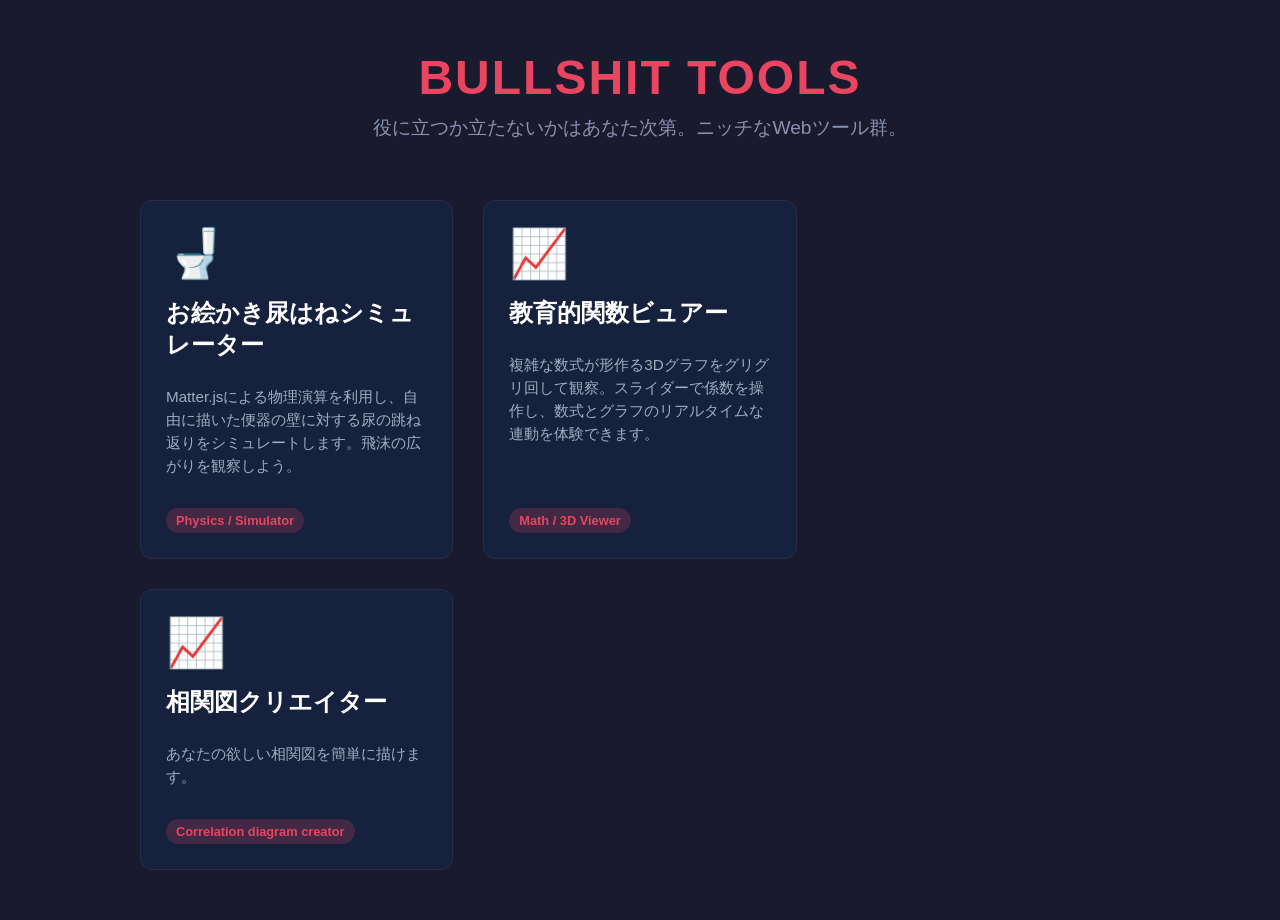
<file: index.html>
<!DOCTYPE html>
<html lang="ja">
<head>
    <meta charset="UTF-8">
    <meta name="viewport" content="width=device-width, initial-scale=1.0">
    <title>Bullshit Tools - ブルシットツールズ</title>
    <style>
        :root {
            --bg-color: #1a1a2e;
            --text-color: #e0e0e0;
            --card-bg: #16213e;
            --accent-color: #e94560;
            --hover-color: #0f3460;
        }

        body {
            margin: 0;
            padding: 0;
            font-family: 'Helvetica Neue', Arial, sans-serif;
            background-color: var(--bg-color);
            color: var(--text-color);
            display: flex;
            flex-direction: column;
            align-items: center;
            min-height: 100vh;
        }

        header {
            margin-top: 50px;
            margin-bottom: 40px;
            text-align: center;
        }

        h1 {
            font-size: 3rem;
            margin: 0;
            color: var(--accent-color);
            letter-spacing: 2px;
            text-transform: uppercase;
        }

        p.subtitle {
            font-size: 1.2rem;
            color: #8892b0;
            margin-top: 10px;
        }

        .tools-grid {
            display: grid;
            grid-template-columns: repeat(auto-fit, minmax(300px, 1fr));
            gap: 30px;
            width: 90%;
            max-width: 1000px;
            padding-bottom: 50px;
        }

        .tool-card {
            background-color: var(--card-bg);
            border-radius: 12px;
            padding: 25px;
            text-decoration: none;
            color: var(--text-color);
            transition: transform 0.3s ease, box-shadow 0.3s ease, background-color 0.3s ease;
            display: flex;
            flex-direction: column;
            border: 1px solid #2a2a4a;
        }

        .tool-card:hover {
            transform: translateY(-5px);
            box-shadow: 0 10px 20px rgba(0, 0, 0, 0.5);
            background-color: var(--hover-color);
            border-color: var(--accent-color);
        }

        .tool-icon {
            font-size: 3rem;
            margin-bottom: 15px;
        }

        .tool-title {
            font-size: 1.5rem;
            margin: 0 0 10px 0;
            color: #fff;
        }

        .tool-desc {
            font-size: 0.95rem;
            color: #a0aec0;
            line-height: 1.5;
            flex-grow: 1;
        }

        .tool-tag {
            display: inline-block;
            margin-top: 15px;
            padding: 5px 10px;
            background-color: rgba(233, 69, 96, 0.2);
            color: var(--accent-color);
            border-radius: 20px;
            font-size: 0.8rem;
            font-weight: bold;
            align-self: flex-start;
        }
    </style>
</head>
<body>

    <header>
        <h1>Bullshit Tools</h1>
        <p class="subtitle">役に立つか立たないかはあなた次第。ニッチなWebツール群。</p>
    </header>

    <div class="tools-grid">
        <a href="pee_simulator.html" class="tool-card">
            <div class="tool-icon">🚽</div>
            <h2 class="tool-title">お絵かき尿はねシミュレーター</h2>
            <p class="tool-desc">Matter.jsによる物理演算を利用し、自由に描いた便器の壁に対する尿の跳ね返りをシミュレートします。飛沫の広がりを観察しよう。</p>
            <span class="tool-tag">Physics / Simulator</span>
        </a>

        <a href="function_viewer.html" class="tool-card">
            <div class="tool-icon">📈</div>
            <h2 class="tool-title">教育的関数ビュアー</h2>
            <p class="tool-desc">複雑な数式が形作る3Dグラフをグリグリ回して観察。スライダーで係数を操作し、数式とグラフのリアルタイムな連動を体験できます。</p>
            <span class="tool-tag">Math / 3D Viewer</span>
        </a>
　　　　　　 <a href="Correlationdiagram.html" class="tool-card">
            <div class="tool-icon">📈</div>
            <h2 class="tool-title">相関図クリエイター</h2>
            <p class="tool-desc">あなたの欲しい相関図を簡単に描けます。</p>
            <span class="tool-tag">Correlation diagram creator</span>
        </a>


        
    </div>

</body>
</html>
</file>
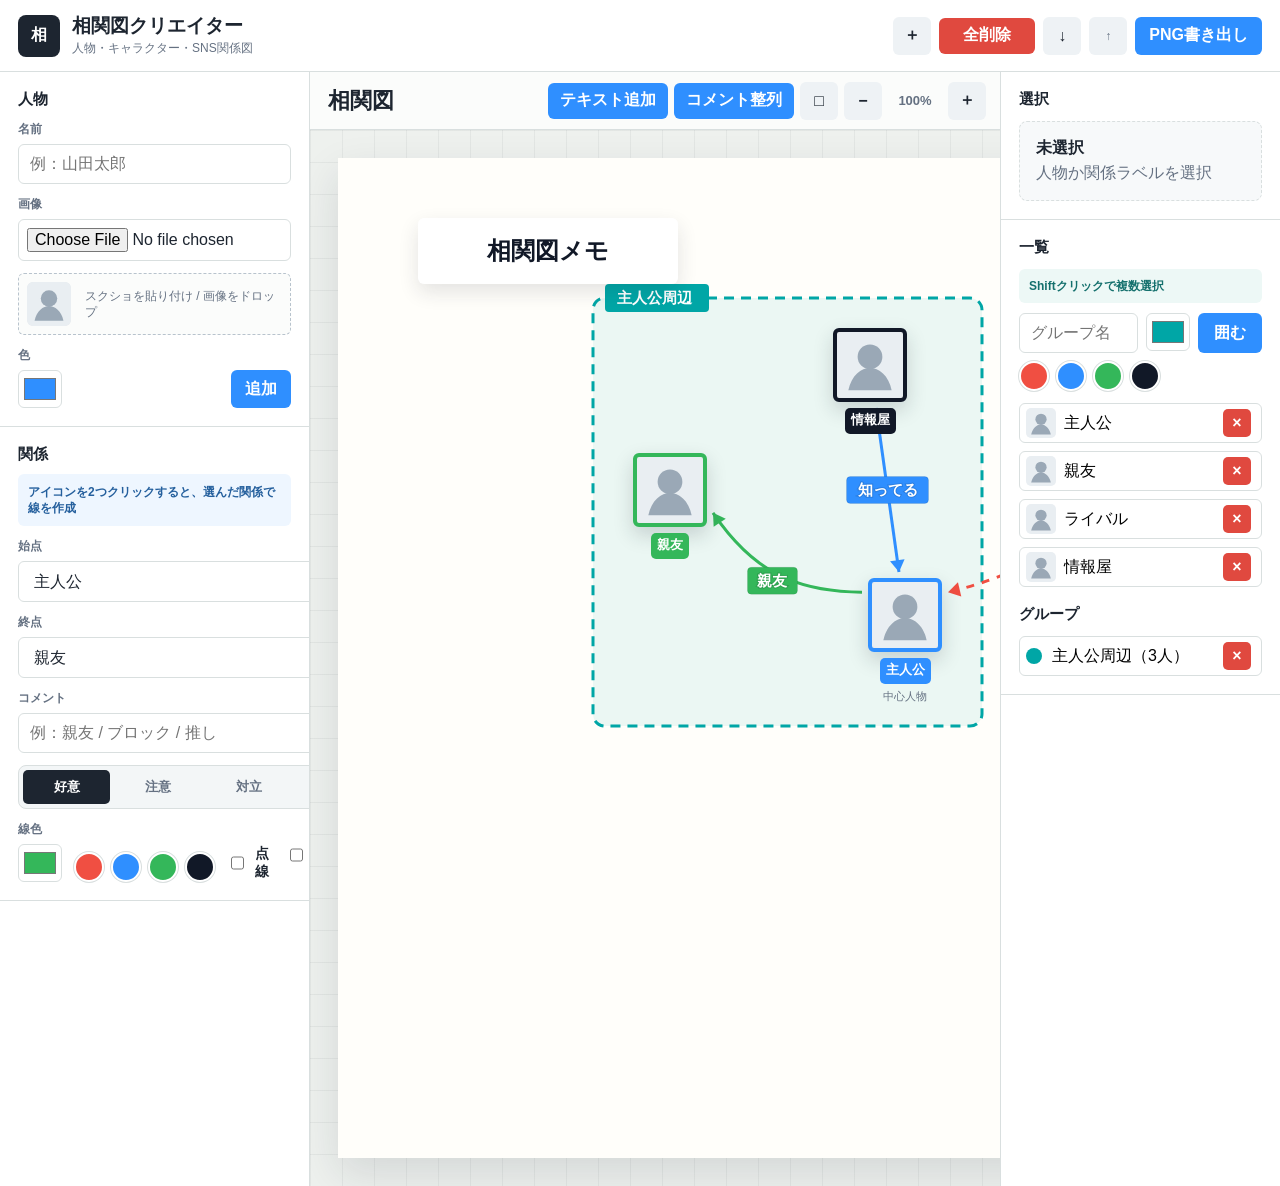
<file: Correlationdiagram.html>
<!doctype html>
<html lang="ja">
  <head>
    <meta charset="utf-8">
    <meta name="viewport" content="width=device-width, initial-scale=1">
    <title>相関図クリエイター</title>
    <link rel="stylesheet" href="styles.css">
  </head>
  <body>
    <div class="app-shell">
      <header class="topbar">
        <div class="brand">
          <div class="brand-mark" aria-hidden="true">相</div>
          <div>
            <h1>相関図クリエイター</h1>
            <p>人物・キャラクター・SNS関係図</p>
          </div>
        </div>
        <div class="top-actions" aria-label="プロジェクト操作">
          <button class="icon-button" id="newProject" title="新規作成" aria-label="新規作成">
            <span aria-hidden="true">＋</span>
          </button>
          <button class="danger-button compact-button" id="clearAll" title="すべて削除" aria-label="すべて削除">全削除</button>
          <button class="icon-button" id="saveProject" title="JSON保存" aria-label="JSON保存">
            <span aria-hidden="true">↓</span>
          </button>
          <label class="icon-button file-button" title="JSON読込" aria-label="JSON読込">
            <span aria-hidden="true">↑</span>
            <input id="loadProject" type="file" accept="application/json">
          </label>
          <button class="primary-button" id="exportPng">PNG書き出し</button>
        </div>
      </header>

      <main class="workspace">
        <aside class="panel left-panel" aria-label="追加と編集">
          <section class="panel-section">
            <h2>人物</h2>
            <form id="personForm" class="form-stack">
              <label>
                <span>名前</span>
                <input id="personName" type="text" placeholder="例：山田太郎" autocomplete="off" required>
              </label>
              <label class="upload-row">
                <span>画像</span>
                <input id="imageFile" type="file" accept="image/*">
              </label>
              <div class="paste-zone" id="pasteZone" tabindex="0">
                <img id="pastePreview" alt="">
                <span>スクショを貼り付け / 画像をドロップ</span>
              </div>
              <div class="inline-controls">
                <label>
                  <span>色</span>
                  <input id="personColor" type="color" value="#2f8fff">
                </label>
                <button class="primary-button" type="submit">追加</button>
              </div>
            </form>
          </section>

          <section class="panel-section">
            <h2>関係</h2>
            <div class="link-guide" id="linkGuide">アイコンを2つクリックすると、選んだ関係で線を作成</div>
            <form id="relationForm" class="form-stack">
              <label>
                <span>始点</span>
                <select id="sourceNode" required></select>
              </label>
              <label>
                <span>終点</span>
                <select id="targetNode" required></select>
              </label>
              <label>
                <span>コメント</span>
                <input id="relationLabel" type="text" placeholder="例：親友 / ブロック / 推し">
              </label>
              <div class="segmented" role="group" aria-label="関係の種類">
                <input id="typeFriend" name="relationType" type="radio" value="friend" checked>
                <label for="typeFriend">好意</label>
                <input id="typeWarn" name="relationType" type="radio" value="warning">
                <label for="typeWarn">注意</label>
                <input id="typeBlock" name="relationType" type="radio" value="block">
                <label for="typeBlock">対立</label>
                <input id="typeInfo" name="relationType" type="radio" value="info">
                <label for="typeInfo">情報</label>
              </div>
              <div class="inline-controls">
                <label>
                  <span>線色</span>
                  <input id="relationColor" type="color" value="#34b75a">
                </label>
                <div class="preset-colors" data-target="relationColor" aria-label="線色プリセット">
                  <button type="button" data-color="#f04f42" style="--swatch:#f04f42" aria-label="赤"></button>
                  <button type="button" data-color="#2f8fff" style="--swatch:#2f8fff" aria-label="青"></button>
                  <button type="button" data-color="#34b75a" style="--swatch:#34b75a" aria-label="緑"></button>
                  <button type="button" data-color="#111827" style="--swatch:#111827" aria-label="黒"></button>
                </div>
                <label class="check-row">
                  <input id="relationDashed" type="checkbox">
                  <span>点線</span>
                </label>
                <label class="check-row">
                  <input id="relationBidirectional" type="checkbox">
                  <span>双方向</span>
                </label>
                <button class="primary-button" type="submit">追加</button>
              </div>
            </form>
          </section>
        </aside>

        <section class="board-wrap" aria-label="相関図キャンバス">
          <div class="board-toolbar">
            <input id="chartTitle" type="text" value="相関図" aria-label="タイトル">
            <div class="board-tools">
              <button class="primary-button compact-button" id="addTextBox" title="テキスト追加" aria-label="テキスト追加">テキスト追加</button>
              <button class="primary-button compact-button" id="arrangeLabels" title="コメント整列" aria-label="コメント整列">コメント整列</button>
              <button class="tool-button" id="fitView" title="全体表示" aria-label="全体表示">□</button>
              <button class="tool-button" id="zoomOut" title="縮小" aria-label="縮小">−</button>
              <output id="zoomLabel" aria-live="polite">100%</output>
              <button class="tool-button" id="zoomIn" title="拡大" aria-label="拡大">＋</button>
            </div>
          </div>
          <div class="board-viewport" id="viewport">
            <div class="board" id="board">
              <svg class="edges" id="edges" width="1600" height="1000" viewBox="0 0 1600 1000" aria-hidden="true">
                <defs>
                  <marker id="arrowFriend" markerWidth="10" markerHeight="10" refX="8" refY="3" orient="auto" markerUnits="strokeWidth">
                    <path d="M0,0 L0,6 L9,3 z" fill="#34b75a"></path>
                  </marker>
                  <marker id="arrowWarn" markerWidth="10" markerHeight="10" refX="8" refY="3" orient="auto" markerUnits="strokeWidth">
                    <path d="M0,0 L0,6 L9,3 z" fill="#f2a41a"></path>
                  </marker>
                  <marker id="arrowBlock" markerWidth="10" markerHeight="10" refX="8" refY="3" orient="auto" markerUnits="strokeWidth">
                    <path d="M0,0 L0,6 L9,3 z" fill="#f04f42"></path>
                  </marker>
                  <marker id="arrowInfo" markerWidth="10" markerHeight="10" refX="8" refY="3" orient="auto" markerUnits="strokeWidth">
                    <path d="M0,0 L0,6 L9,3 z" fill="#2f8fff"></path>
                  </marker>
                </defs>
                <g id="groupLayer"></g>
                <g id="edgeLayer"></g>
              </svg>
              <div class="node-layer" id="nodeLayer"></div>
              <div class="text-layer" id="textLayer"></div>
            </div>
          </div>
        </section>

        <aside class="panel right-panel" aria-label="選択項目">
          <section class="panel-section">
            <h2>選択</h2>
            <div id="emptyInspector" class="empty-state">
              <strong>未選択</strong>
              <span>人物か関係ラベルを選択</span>
            </div>

            <form id="nodeInspector" class="form-stack hidden">
              <label>
                <span>名前</span>
                <input id="editNodeName" type="text">
              </label>
              <label>
                <span>画像を差し替え</span>
                <input id="editNodeImageFile" type="file" accept="image/*">
              </label>
              <div class="paste-zone compact-paste-zone" id="editPasteZone" tabindex="0">
                <img id="editPastePreview" alt="">
                <span>スクショを貼り付けて差し替え</span>
              </div>
              <label>
                <span>メモ</span>
                <textarea id="editNodeNote" rows="3"></textarea>
              </label>
              <div class="inline-controls">
                <label>
                  <span>色</span>
                  <input id="editNodeColor" type="color">
                </label>
                <button class="danger-button" id="deleteNode" type="button">削除</button>
              </div>
            </form>

            <form id="edgeInspector" class="form-stack hidden">
              <label>
                <span>コメント</span>
                <input id="editEdgeLabel" type="text">
              </label>
              <label>
                <span>線色</span>
                <input id="editEdgeColor" type="color">
              </label>
              <div class="preset-colors" data-target="editEdgeColor" aria-label="線色プリセット">
                <button type="button" data-color="#f04f42" style="--swatch:#f04f42" aria-label="赤"></button>
                <button type="button" data-color="#2f8fff" style="--swatch:#2f8fff" aria-label="青"></button>
                <button type="button" data-color="#34b75a" style="--swatch:#34b75a" aria-label="緑"></button>
                <button type="button" data-color="#111827" style="--swatch:#111827" aria-label="黒"></button>
              </div>
              <label class="check-row">
                <input id="editEdgeDashed" type="checkbox">
                <span>点線</span>
              </label>
              <label class="check-row">
                <input id="editEdgeBidirectional" type="checkbox">
                <span>双方向</span>
              </label>
              <button class="danger-button" id="deleteEdge" type="button">削除</button>
            </form>

            <form id="textInspector" class="form-stack hidden">
              <label>
                <span>テキスト</span>
                <textarea id="editTextContent" rows="4"></textarea>
              </label>
              <div class="inline-controls">
                <label>
                  <span>サイズ</span>
                  <input id="editTextSize" type="number" min="10" max="96" step="1">
                </label>
                <label>
                  <span>文字色</span>
                  <input id="editTextColor" type="color">
                </label>
                <label>
                  <span>背景</span>
                  <input id="editTextBackground" type="color">
                </label>
              </div>
              <div class="segmented" role="group" aria-label="文字揃え">
                <input id="textAlignLeft" name="textAlign" type="radio" value="left">
                <label for="textAlignLeft">左</label>
                <input id="textAlignCenter" name="textAlign" type="radio" value="center">
                <label for="textAlignCenter">中央</label>
                <input id="textAlignRight" name="textAlign" type="radio" value="right">
                <label for="textAlignRight">右</label>
              </div>
              <button class="danger-button" id="deleteTextBox" type="button">削除</button>
            </form>

            <form id="groupInspector" class="form-stack hidden">
              <label>
                <span>グループ名</span>
                <input id="editGroupName" type="text">
              </label>
              <label>
                <span>囲み色</span>
                <input id="editGroupColor" type="color">
              </label>
              <div class="preset-colors" data-target="editGroupColor" aria-label="囲み色プリセット">
                <button type="button" data-color="#f04f42" style="--swatch:#f04f42" aria-label="赤"></button>
                <button type="button" data-color="#2f8fff" style="--swatch:#2f8fff" aria-label="青"></button>
                <button type="button" data-color="#34b75a" style="--swatch:#34b75a" aria-label="緑"></button>
                <button type="button" data-color="#111827" style="--swatch:#111827" aria-label="黒"></button>
              </div>
              <button class="primary-button" id="addSelectedToGroup" type="button">選択人物を追加</button>
              <button class="danger-button" id="deleteGroup" type="button">削除</button>
            </form>
          </section>

          <section class="panel-section">
            <h2>一覧</h2>
            <div class="selection-summary" id="selectionSummary">Shiftクリックで複数選択</div>
            <div class="group-tools">
              <input id="groupName" type="text" placeholder="グループ名">
              <input id="groupColor" type="color" value="#00a6a6" aria-label="グループ色">
              <button class="primary-button" id="createGroup" type="button">囲む</button>
            </div>
            <div class="preset-colors group-preset-colors" data-target="groupColor" aria-label="グループ色プリセット">
              <button type="button" data-color="#f04f42" style="--swatch:#f04f42" aria-label="赤"></button>
              <button type="button" data-color="#2f8fff" style="--swatch:#2f8fff" aria-label="青"></button>
              <button type="button" data-color="#34b75a" style="--swatch:#34b75a" aria-label="緑"></button>
              <button type="button" data-color="#111827" style="--swatch:#111827" aria-label="黒"></button>
            </div>
            <div class="list" id="nodeList"></div>
            <h2 class="subhead">グループ</h2>
            <div class="list" id="groupList"></div>
          </section>
        </aside>
      </main>
    </div>

    <template id="nodeTemplate">
      <button class="person-node" type="button">
        <img alt="">
        <span class="node-name"></span>
        <span class="node-note"></span>
      </button>
    </template>

    <script src="app.js"></script>
  </body>
</html>
</file>
<file: styles.css>
:root {
  --bg: #f6f7f4;
  --panel: #ffffff;
  --ink: #1d2530;
  --muted: #657182;
  --line: #d9dfdf;
  --accent: #2f8fff;
  --accent-strong: #136bd2;
  --danger: #e0493f;
  --shadow: 0 16px 40px rgba(24, 36, 50, 0.12);
  --radius: 8px;
}

* {
  box-sizing: border-box;
}

body {
  margin: 0;
  min-width: 320px;
  color: var(--ink);
  background: var(--bg);
  font-family: "Segoe UI", "Hiragino Kaku Gothic ProN", "Yu Gothic UI", Meiryo, sans-serif;
}

button,
input,
select,
textarea {
  font: inherit;
}

button {
  cursor: pointer;
}

.app-shell {
  min-height: 100vh;
  display: grid;
  grid-template-rows: auto 1fr;
}

.topbar {
  height: 72px;
  display: flex;
  align-items: center;
  justify-content: space-between;
  gap: 16px;
  padding: 12px 18px;
  background: rgba(255, 255, 255, 0.94);
  border-bottom: 1px solid var(--line);
  position: sticky;
  top: 0;
  z-index: 10;
}

.brand {
  display: flex;
  align-items: center;
  gap: 12px;
  min-width: 0;
}

.brand-mark {
  width: 42px;
  height: 42px;
  display: grid;
  place-items: center;
  border-radius: var(--radius);
  color: white;
  background: #1d2530;
  font-weight: 800;
}

h1,
h2,
p {
  margin: 0;
}

h1 {
  font-size: 19px;
  line-height: 1.25;
}

.brand p {
  color: var(--muted);
  font-size: 12px;
  margin-top: 2px;
}

.top-actions {
  display: flex;
  align-items: center;
  gap: 8px;
}

.workspace {
  min-height: 0;
  display: grid;
  grid-template-columns: 310px minmax(0, 1fr) 280px;
}

.panel {
  min-height: calc(100vh - 72px);
  background: var(--panel);
  border-right: 1px solid var(--line);
  overflow: auto;
}

.right-panel {
  border-right: 0;
  border-left: 1px solid var(--line);
}

.panel-section {
  padding: 18px;
  border-bottom: 1px solid var(--line);
}

.panel-section h2 {
  font-size: 15px;
  margin-bottom: 12px;
}

.form-stack {
  display: grid;
  gap: 12px;
}

label {
  display: grid;
  gap: 6px;
}

label > span {
  color: var(--muted);
  font-size: 12px;
  font-weight: 700;
}

input,
select,
textarea {
  width: 100%;
  border: 1px solid var(--line);
  border-radius: 6px;
  color: var(--ink);
  background: #fff;
  padding: 10px 11px;
  outline: none;
}

input:focus,
select:focus,
textarea:focus {
  border-color: var(--accent);
  box-shadow: 0 0 0 3px rgba(47, 143, 255, 0.15);
}

input[type="color"] {
  width: 44px;
  min-width: 44px;
  height: 38px;
  padding: 3px;
}

input[type="file"] {
  padding: 8px;
}

.link-guide,
.selection-summary,
.paste-zone span {
  color: var(--muted);
  font-size: 12px;
  line-height: 1.35;
}

.paste-zone {
  display: grid;
  grid-template-columns: 48px 1fr;
  align-items: center;
  gap: 10px;
  min-height: 60px;
  padding: 8px;
  border: 1px dashed #b8c3cd;
  border-radius: 6px;
  background: #fbfcfb;
  outline: none;
}

.paste-zone:focus,
.paste-zone.drag-over {
  border-color: var(--accent);
  box-shadow: 0 0 0 3px rgba(47, 143, 255, 0.15);
}

.paste-zone img {
  width: 44px;
  height: 44px;
  border-radius: 6px;
  object-fit: cover;
  background: #e8ecee;
}

.compact-paste-zone {
  min-height: 48px;
  grid-template-columns: 38px 1fr;
}

.compact-paste-zone img {
  width: 34px;
  height: 34px;
}

.preset-colors {
  display: flex;
  align-items: center;
  gap: 7px;
}

.preset-colors button {
  width: 30px;
  height: 30px;
  border: 2px solid #fff;
  border-radius: 999px;
  background: var(--swatch);
  box-shadow: 0 0 0 1px var(--line);
}

.preset-colors button:hover,
.preset-colors button:focus {
  box-shadow: 0 0 0 3px rgba(47, 143, 255, 0.2);
  outline: none;
}

.link-guide {
  margin: -2px 0 12px;
  padding: 10px;
  border-radius: 6px;
  background: #eef6ff;
  color: #245f9d;
  font-weight: 700;
}

.inline-controls {
  display: flex;
  align-items: end;
  justify-content: space-between;
  gap: 12px;
}

.inline-controls label {
  flex: 1;
}

.check-row {
  display: flex;
  align-items: center;
  gap: 8px;
  min-height: 38px;
}

.check-row input {
  width: 18px;
  height: 18px;
}

.check-row span {
  color: var(--ink);
  font-size: 14px;
  font-weight: 600;
}

.primary-button,
.danger-button,
.icon-button,
.tool-button {
  border: 0;
  border-radius: 6px;
  min-height: 38px;
  font-weight: 800;
}

.primary-button {
  padding: 0 14px;
  color: #fff;
  background: var(--accent);
}

.compact-button {
  width: auto;
  min-width: 96px;
  min-height: 36px;
  padding: 0 12px;
  white-space: nowrap;
}

.primary-button:hover {
  background: var(--accent-strong);
}

.danger-button {
  padding: 0 14px;
  color: #fff;
  background: var(--danger);
}

.icon-button,
.tool-button {
  width: 38px;
  display: inline-grid;
  place-items: center;
  color: var(--ink);
  background: #eef2f5;
}

.icon-button:hover,
.tool-button:hover {
  background: #dfe8ee;
}

.file-button {
  position: relative;
  overflow: hidden;
}

.file-button input {
  position: absolute;
  inset: 0;
  opacity: 0;
  cursor: pointer;
}

.segmented {
  display: grid;
  grid-template-columns: repeat(4, minmax(0, 1fr));
  gap: 4px;
  padding: 4px;
  border: 1px solid var(--line);
  border-radius: var(--radius);
  background: #f3f6f7;
}

.segmented input {
  position: absolute;
  opacity: 0;
  pointer-events: none;
}

.segmented label {
  display: grid;
  place-items: center;
  min-height: 34px;
  border-radius: 5px;
  color: var(--muted);
  font-size: 13px;
  font-weight: 800;
}

.segmented input:checked + label {
  color: #fff;
  background: var(--ink);
}

.board-wrap {
  min-width: 0;
  min-height: calc(100vh - 72px);
  display: grid;
  grid-template-rows: auto 1fr;
}

.board-toolbar {
  height: 58px;
  display: flex;
  align-items: center;
  justify-content: space-between;
  gap: 12px;
  padding: 10px 14px;
  border-bottom: 1px solid var(--line);
  background: #fbfcfb;
}

#chartTitle {
  max-width: 520px;
  border: 0;
  padding-left: 4px;
  background: transparent;
  font-size: 22px;
  font-weight: 900;
}

#chartTitle:focus {
  border: 0;
  box-shadow: inset 0 -2px 0 var(--accent);
}

.board-tools {
  display: flex;
  align-items: center;
  gap: 6px;
}

#zoomLabel {
  width: 54px;
  text-align: center;
  color: var(--muted);
  font-size: 13px;
  font-weight: 800;
}

.board-viewport {
  min-height: 0;
  overflow: auto;
  background:
    linear-gradient(rgba(29, 37, 48, 0.055) 1px, transparent 1px),
    linear-gradient(90deg, rgba(29, 37, 48, 0.055) 1px, transparent 1px),
    #eef1ee;
  background-size: 32px 32px;
}

.board {
  width: 1600px;
  height: 1000px;
  position: relative;
  transform-origin: 0 0;
  background: #fffefa;
  box-shadow: var(--shadow);
  margin: 28px;
  overflow: hidden;
}

.edges,
.node-layer,
.text-layer {
  position: absolute;
  inset: 0;
}

.node-layer,
.text-layer {
  pointer-events: none;
}

.edge-path {
  fill: none;
  stroke-width: 3;
}

.group-shape {
  fill-opacity: 0.08;
  stroke-width: 3;
  stroke-dasharray: 10 7;
  cursor: pointer;
}

.group-shape.selected {
  stroke-width: 5;
  fill-opacity: 0.14;
}

.group-label rect {
  rx: 4;
  ry: 4;
}

.group-label text {
  fill: #fff;
  font-size: 15px;
  font-weight: 900;
}

.edge-label {
  cursor: pointer;
}

.edge-label rect {
  rx: 4;
  ry: 4;
  stroke: rgba(0, 0, 0, 0.08);
  stroke-width: 1;
}

.edge-label text {
  fill: #fff;
  font-size: 15px;
  font-weight: 900;
  paint-order: stroke;
  stroke: rgba(0, 0, 0, 0.12);
  stroke-width: 2px;
}

.edge-label.selected rect {
  stroke: #111;
  stroke-width: 2;
}

.person-node {
  position: absolute;
  width: 94px;
  min-height: 124px;
  display: grid;
  justify-items: center;
  align-content: start;
  gap: 6px;
  border: 0;
  border-radius: var(--radius);
  background: transparent;
  padding: 0;
  text-align: center;
  touch-action: none;
  user-select: none;
  pointer-events: auto;
  -webkit-user-drag: none;
}

.person-node img {
  width: 74px;
  height: 74px;
  border: 4px solid var(--node-color, #2f8fff);
  border-radius: 6px;
  background: #e8ecee;
  object-fit: cover;
  box-shadow: 0 8px 20px rgba(29, 37, 48, 0.18);
  -webkit-user-drag: none;
}

.person-node .node-name {
  max-width: 94px;
  min-height: 26px;
  padding: 4px 6px;
  border-radius: 5px;
  color: #fff;
  background: var(--node-color, #2f8fff);
  font-size: 13px;
  font-weight: 900;
  line-height: 1.25;
  overflow-wrap: anywhere;
}

.person-node .node-note {
  max-width: 94px;
  color: var(--muted);
  font-size: 11px;
  line-height: 1.25;
  overflow-wrap: anywhere;
}

.person-node.selected img {
  outline: 3px solid #111;
  outline-offset: 2px;
}

.person-node.link-source img {
  outline: 4px solid #f2a41a;
  outline-offset: 4px;
}

.person-node.multi-selected img {
  outline: 4px solid #00a6a6;
  outline-offset: 4px;
}

.text-box {
  position: absolute;
  min-width: 120px;
  min-height: 44px;
  display: grid;
  align-items: center;
  border: 2px solid transparent;
  border-radius: 6px;
  padding: 8px 10px;
  color: var(--text-color);
  background: var(--text-bg);
  font-size: var(--text-size);
  font-weight: 800;
  line-height: 1.35;
  text-align: var(--text-align);
  white-space: pre-wrap;
  overflow-wrap: anywhere;
  pointer-events: auto;
  touch-action: none;
  user-select: none;
  box-shadow: 0 8px 20px rgba(29, 37, 48, 0.12);
}

.text-box.selected {
  border-color: #111827;
}

.board-viewport.panning {
  cursor: grabbing;
}

.empty-state {
  display: grid;
  gap: 4px;
  padding: 16px;
  border: 1px dashed var(--line);
  border-radius: var(--radius);
  color: var(--muted);
  background: #f7f9fa;
}

.empty-state strong {
  color: var(--ink);
}

.hidden {
  display: none !important;
}

.list {
  display: grid;
  gap: 8px;
}

.selection-summary {
  margin-bottom: 10px;
  padding: 9px 10px;
  border-radius: 6px;
  background: #edf8f6;
  color: #14706d;
  font-weight: 700;
}

.group-tools {
  display: grid;
  grid-template-columns: minmax(0, 1fr) 44px 64px;
  gap: 8px;
  margin-bottom: 8px;
}

.group-tools input[type="color"] {
  width: 44px;
}

.group-preset-colors {
  margin-bottom: 12px;
}

.subhead {
  margin-top: 18px;
}

.list button {
  display: grid;
  grid-template-columns: 30px 1fr 32px;
  align-items: center;
  gap: 8px;
  min-height: 40px;
  border: 1px solid var(--line);
  border-radius: 6px;
  background: #fff;
  text-align: left;
}

.list button.group-row {
  grid-template-columns: 18px 1fr 32px;
}

.list .row-delete {
  width: 28px;
  height: 28px;
  min-height: 28px;
  display: grid;
  place-items: center;
  border-radius: 5px;
  color: #fff;
  background: var(--danger);
  font-weight: 900;
}

.list .group-dot {
  width: 16px;
  height: 16px;
  border-radius: 999px;
  background: var(--group-color);
}

.list button.is-selected {
  border-color: #00a6a6;
  box-shadow: 0 0 0 3px rgba(0, 166, 166, 0.14);
}

.list img {
  width: 30px;
  height: 30px;
  border-radius: 5px;
  object-fit: cover;
}

@media (max-width: 1100px) {
  .workspace {
    grid-template-columns: 280px minmax(0, 1fr);
  }

  .right-panel {
    grid-column: 1 / -1;
    min-height: auto;
    border-left: 0;
    border-top: 1px solid var(--line);
  }
}

@media (max-width: 760px) {
  .topbar {
    height: auto;
    align-items: flex-start;
    flex-direction: column;
  }

  .top-actions {
    width: 100%;
    justify-content: flex-start;
    overflow-x: auto;
    padding-bottom: 2px;
  }

  .workspace {
    display: flex;
    flex-direction: column;
  }

  .panel {
    min-height: auto;
    border-right: 0;
  }

  .board-wrap {
    min-height: 72vh;
  }

  .board-toolbar {
    align-items: stretch;
    height: auto;
    flex-direction: column;
  }

  #chartTitle {
    max-width: none;
    font-size: 20px;
  }
}
</file>
